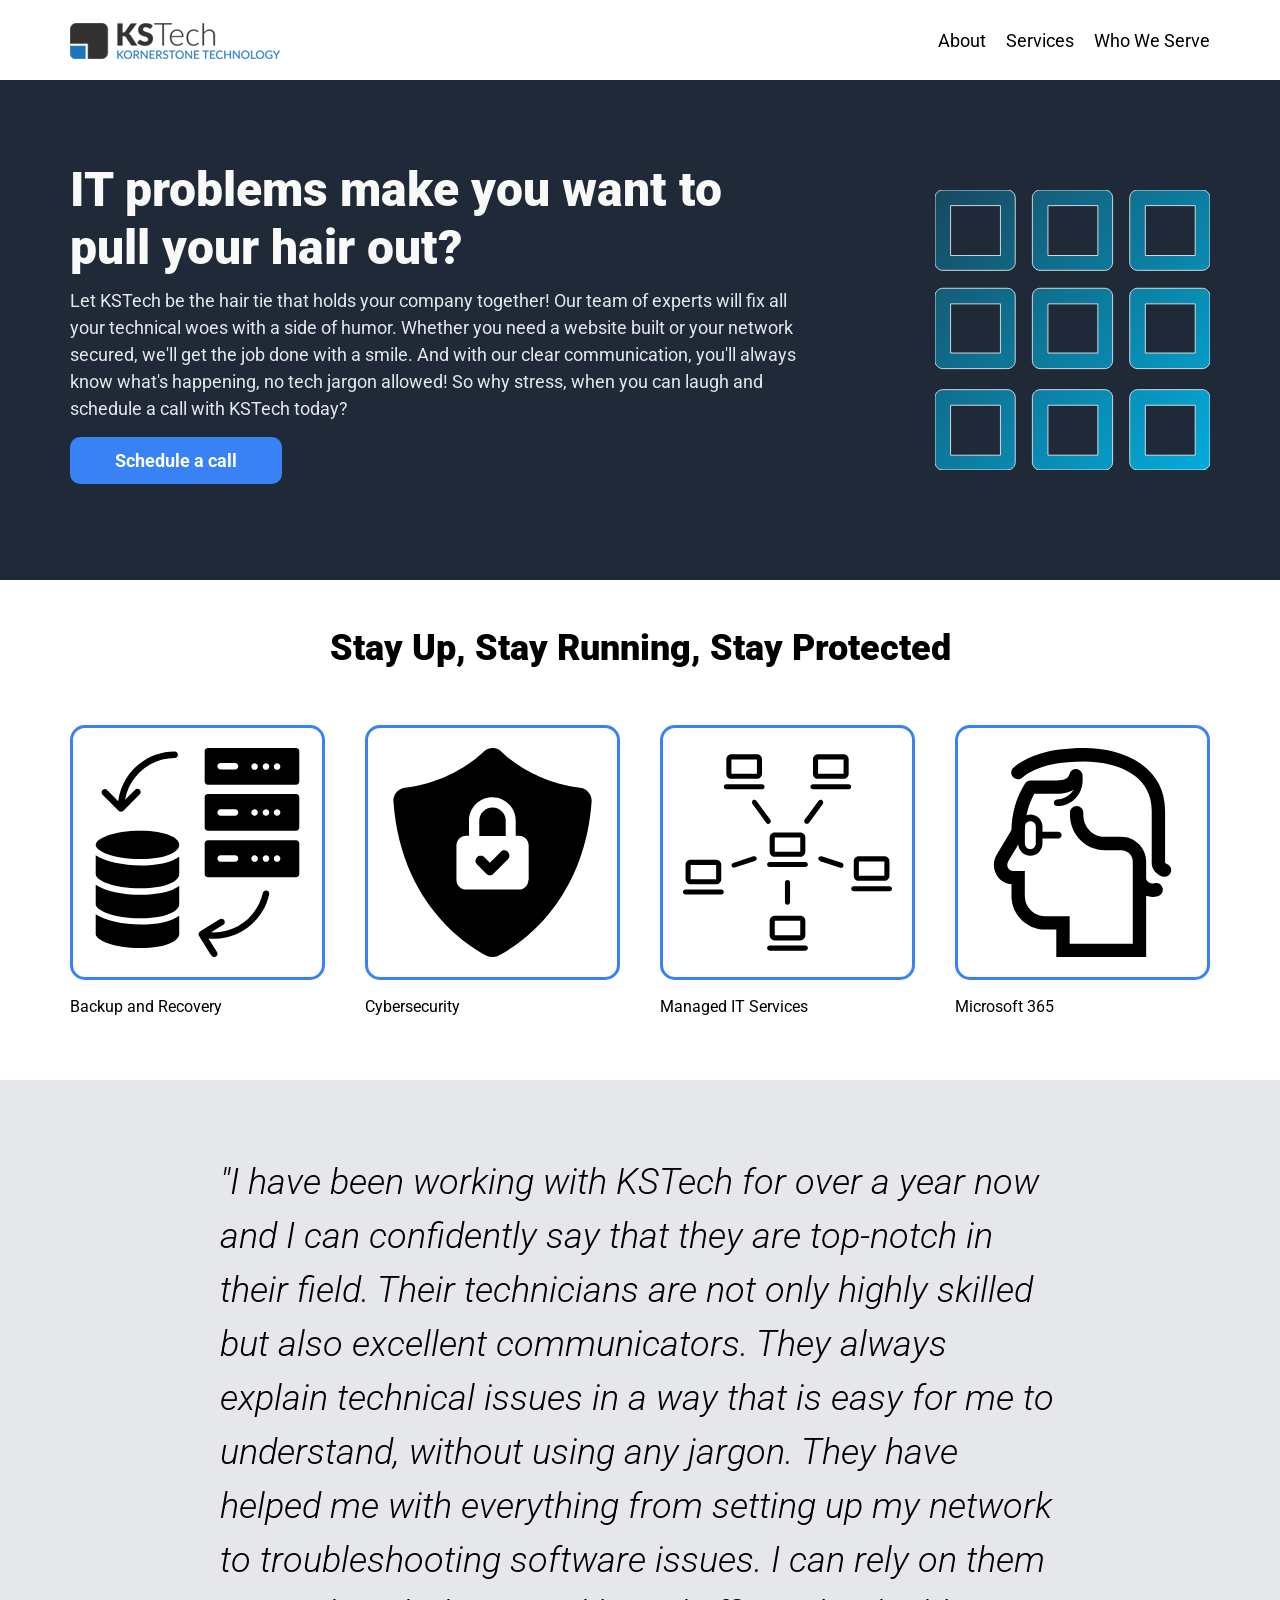
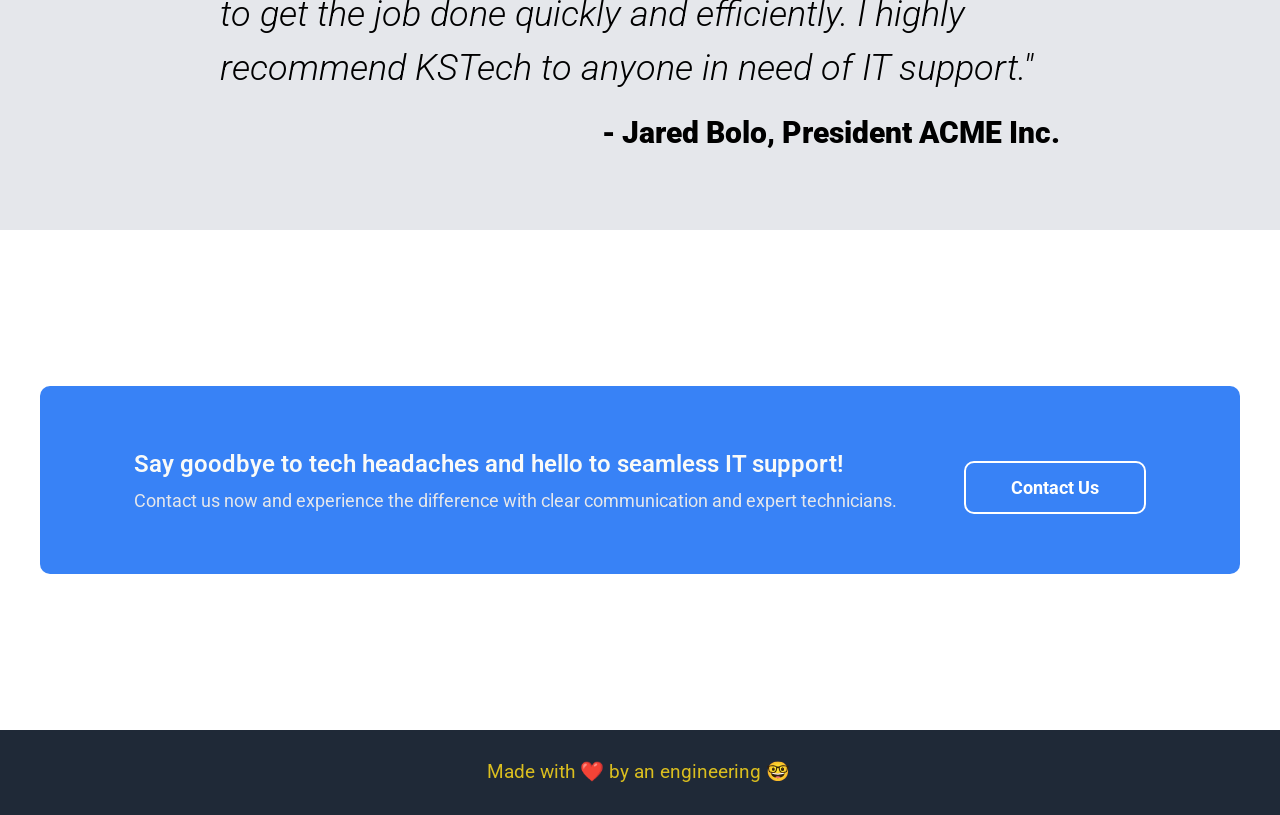
<file: Lab4/index.html>
<!DOCTYPE html>
<html lang="en">
<head>
    <meta charset="UTF-8">
    <meta http-equiv="X-UA-Compatible" content="IE=edge">
    <meta name="viewport" content="width=device-width, initial-scale=1.0">
    <title>KSTech</title>
    <link rel="stylesheet" href="styles.css">
</head>
<body>
    <nav class="navbar">
        <div class="container">
            <!-- <div class="logo">KSTech</div> -->
            <img src="kstech logo.png" alt="">
            <ul class="nav-links">
                <li class="link-one">
                    <a href="#">About</a>
                </li>
                <li class="link-two">
                    <a href="#">Services</a>
                </li>
                <li class="link-three">
                    <a href="#">Who We Serve</a>
                </li>
            </ul>
        </div>
    </nav>
    <section class="hero">
        <div class="container">
            <div class="hero-text-container">
                <h2 class="hero-main-text">IT problems make you want to pull your hair out?</h2>
                <p class="here-secondary-text">Let KSTech be the hair tie that holds your company together! Our team of experts 
                    will fix all your technical woes with a side of humor. Whether you need a website built or your network secured, 
                    we'll get the job done with a smile. And with our clear communication, you'll always know what's happening, no 
                    tech jargon allowed! So why stress, when you can laugh and schedule a call with KSTech today?
                <button class="hero-button">Schedule a call</button>
            </div>
            <img src="gridsmalldark.svg" alt="" class="hero-image">
        </div>
    </section>
    <section class="info">
        <div class="container">
            <h3 class="info-header">Stay Up, Stay Running, Stay Protected</h3>
            <div class="boxes">
                <div class="box">
                    <img src="noun-data-backup.svg" alt="" class="box-image1">
                    <p class="box-text">Backup and Recovery</p>
                </div>
                <div class="box">
                    <img src="noun-secure.svg" alt="" class="box-image2">
                    <p class="box-text">Cybersecurity</p>
                </div>
                <div class="box">
                    <img src="noun-internet.svg" alt="" class="box-image3">
                    <p class="box-text">Managed IT Services</p>
                </div>
                <div class="box">
                    <img src="noun-bill-gates.svg" alt="" class="box-image4">
                    <p class="box-text">Microsoft 365</p>
                </div>
            </div>
        </div>
    </section>
    <section class="quote">
        <div class="container">
            <h3 class="quote-text">"I have been working with KSTech for over a year now and I can confidently 
                say that they are top-notch in their field. Their technicians are not only highly skilled but also 
                excellent communicators. They always explain technical issues in a way that is easy for me to understand, 
                without using any jargon. They have helped me with everything from setting up my network to troubleshooting 
                software issues. I can rely on them to get the job done quickly and efficiently. I highly recommend KSTech to anyone in need of IT support."</h3>
            <p class="quote-attribution">- Jared Bolo, President ACME Inc.</p>
        </div>
    </section>
    <section class="CTA">
        <div class="container">
            <div class="container-text">
                <h4 class="CTA-main-text">Say goodbye to tech headaches and hello to seamless IT support!</h4>
                <p class="CTA-secondary-text">Contact us now and experience the difference with clear communication and expert technicians.</p>
            </div>
            <button class="CTA-button">Contact Us</button>
        </div>
    </section>
    <footer class="footer">
        <div class="container">
            <a href="https://github.com/jaredbradley243/" target="_blank" rel="noreferrer noopener">
                <p>Made with &#10084;&#65039; by an engineering <span class="nerd">🤓</span></p>
            </a>
        </div>
    </footer>
</body>
</html>
</file>
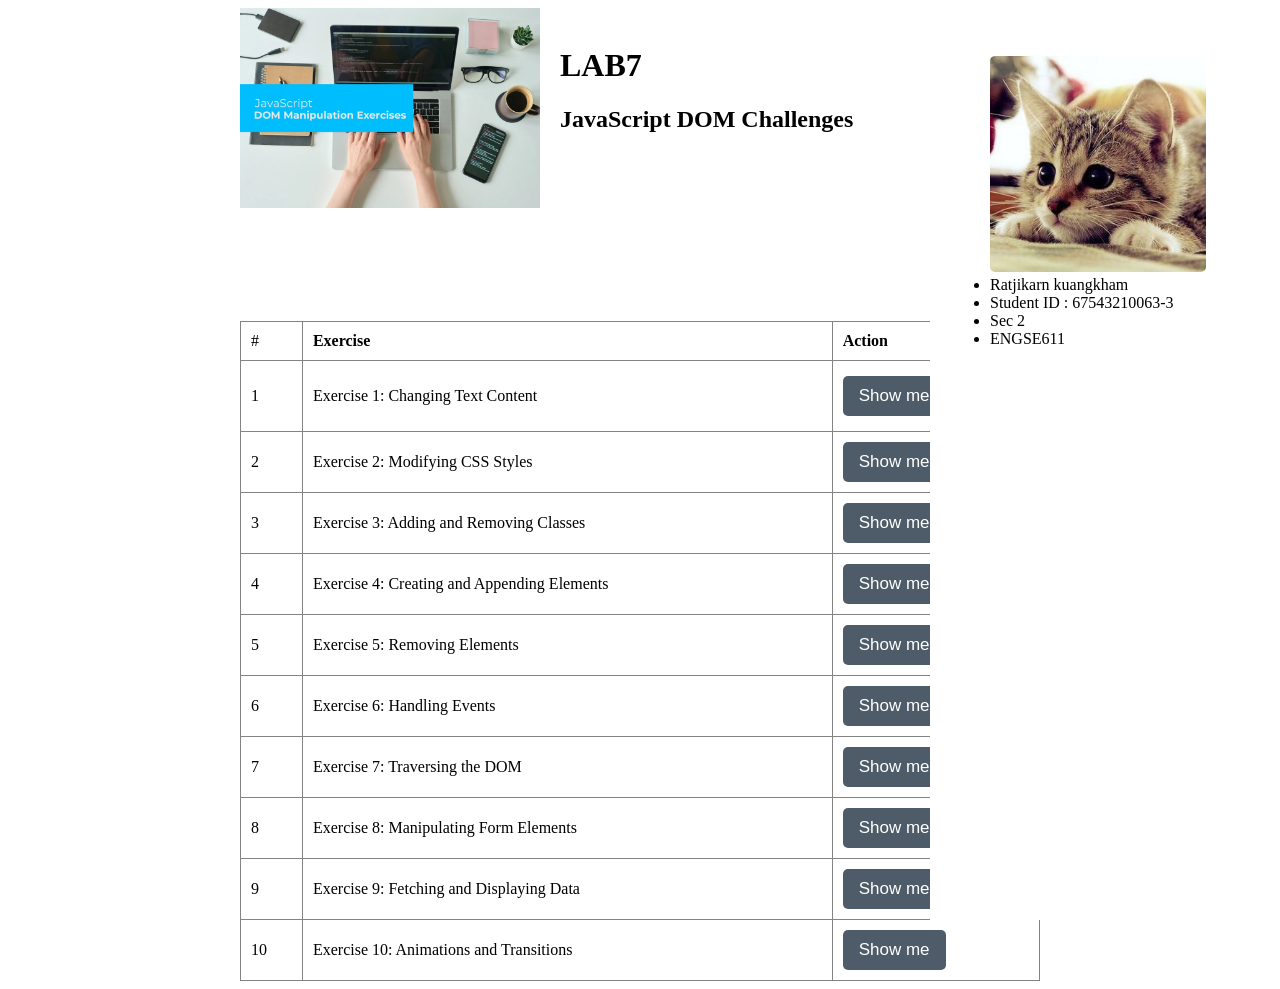
<file: Lab7/index.html>
<!DOCTYPE html>
<html lang="en">

<head>
    <meta charset="UTF-8">
    <meta http-equiv="X-UA-Compatible" content="IE=edge">
    <meta name="viewport" content="width=device-width, initial-scale=1.0">
    <link rel="stylesheet" href="style.css">
    <script src="script.js" defer></script>
    <title>LAB7</title>

</head>

<body>
    <div class ="sidebar">
        <nav>
            <ul>
                <img src="cat.jpg" class ="image" id="zoom" >
                <br>
                <li style="font-family:verdana;">Ratjikarn kuangkham</li>
                <li style="font-family:verdana;">Student ID : 67543210063-3</li>
                <li style="font-family:verdana;">Sec 2</li>
                <li style="font-family:verdana;">ENGSE611</li>
            </ul>
        </nav>
<br>
<br>
    </div>
    <div class="container">
        <img class="" src="DOM.webp" alt="JavaScript DOM Manipulation Exercise" width="300" align="left" style="margin-right: 20px;">
        <br>

        <h1 style="font-family:verdana;">LAB7 </h1>
        <h2 style="font-family:verdana;">JavaScript DOM Challenges</h2>
        </br>

        <table class ="table-show">
        <tr>
            <td>#</td>
            <td><b>Exercise</b></td>
            <td><b>Action</b></td>
        </tr>
        <tr>
            <td style="font-family:verdana;">1</td>
            <td style="font-family:verdana;"><p>Exercise 1: Changing Text Content</p></td>
            <td><button>Show me</button></td>
        </tr>
        <tr>
            <td style="font-family:verdana;">2</td>
            <td style="font-family:verdana;">Exercise 2: Modifying CSS Styles</td>
            <td><button>Show me</button></td>
        </tr>
        <tr>
            <td style="font-family:verdana;">3</td>
            <td style="font-family:verdana;">Exercise 3: Adding and Removing Classes</td>
            <td><button>Show me</button></td>
        </tr>
        <tr>
            <td style="font-family:verdana;">4</td>
            <td style="font-family:verdana;">Exercise 4: Creating and Appending Elements</td>
            <td><button>Show me</button></td>
        </tr>
        <tr>
            <td style="font-family:verdana;">5</td>
            <td style="font-family:verdana;">Exercise 5: Removing Elements</td>
            <td><button>Show me</button></td>
        </tr>
        <tr>
            <td style="font-family:verdana;">6</td>
            <td style="font-family:verdana;">Exercise 6: Handling Events</td>
            <td><button>Show me</button></td>
        </tr>
        <tr>
            <td style="font-family:verdana;">7</td>
            <td style="font-family:verdana;">Exercise 7: Traversing the DOM</td>
            <td><button>Show me</button></td>
        </tr>
        <tr>
            <td style="font-family:verdana;">8</td>
            <td style="font-family:verdana;">Exercise 8: Manipulating Form Elements</td>
            <td><button>Show me</button></td>
        </tr>
        <tr>
            <td style="font-family:verdana;">9</td>
            <td style="font-family:verdana;">Exercise 9: Fetching and Displaying Data</td>
            <td><button>Show me</button></td>
        </tr>
        <tr>
            <td style="font-family:verdana;">10</td>
            <td style="font-family:verdana;">Exercise 10: Animations and Transitions</td>
            <td><button>Show me</button></td>
        </tr>
    </table>
    </div>
</body>
</html>
</file>
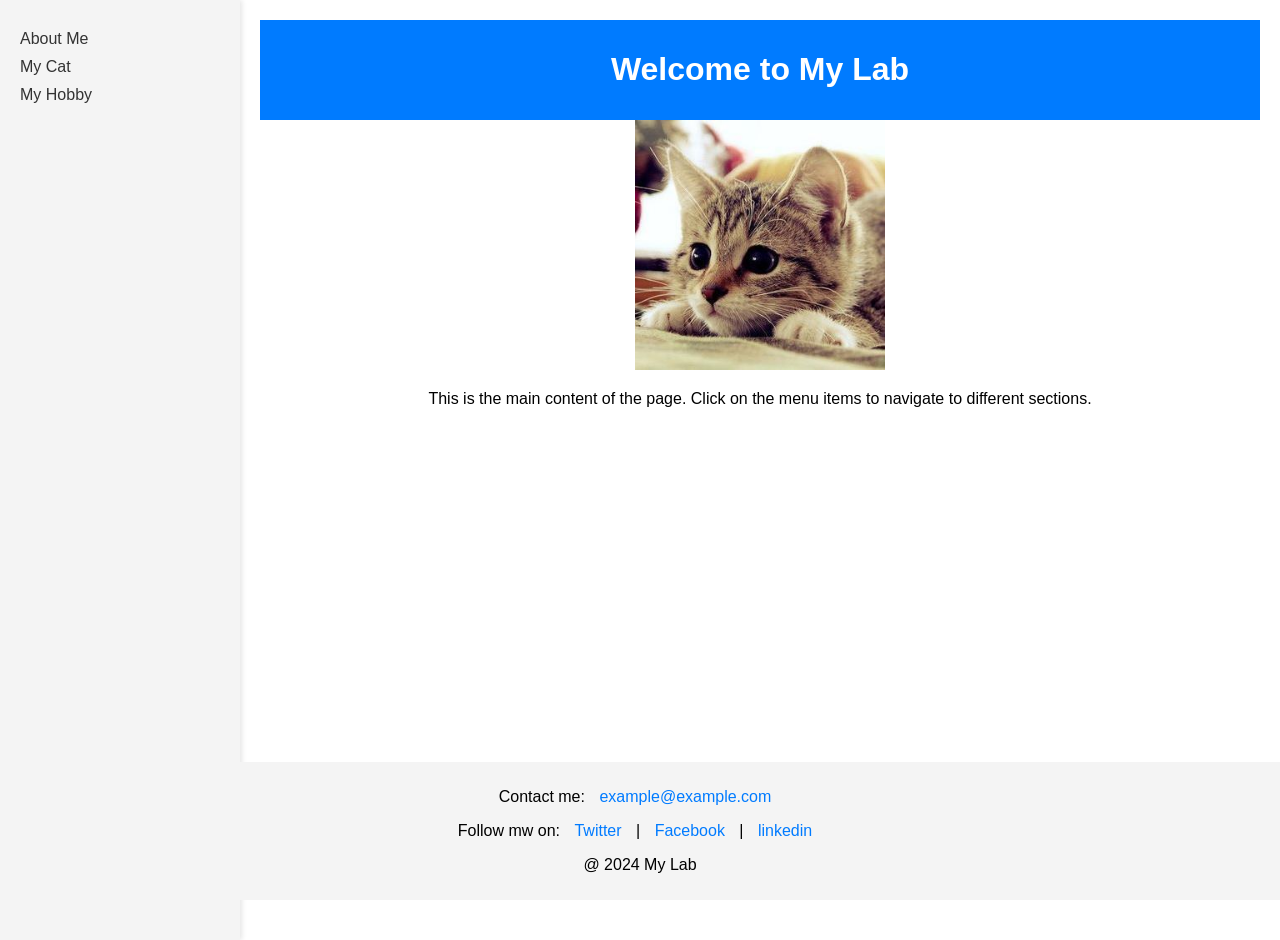
<file: Lab3/part2/index.html>
<!DOCTYPE html>
<html lang="en">
<head>
    <meta charset="UTF-8">
    <meta name="viewport" content="width=device-width, initial-scale=1.0">
    <title>HTML Basic Lab</title>
    <style>
        body {
            font-family: Arial, sans-serif;
            margin: 0;
            display: flex;
        }
        nav {
            width: 200px;
            background-color: #f4f4f4;
            padding: 20px;
            box-shadow: 2px 0 5px rgba(0,0,0,0.1);
            height: 100vh;
        }
        nav a {
            display: block;
            color: #333;
            text-decoration: none;
            margin: 10px 0;
        }
        nav a:hover {
            color: #007BFF;
        }
        main {
            flex: 1;
            padding: 20px;
        }
        header {
            text-align: center;
            padding: 10px 0;
            background-color: #007BFF;
            color: white;
        }
        footer {
            text-align: center;
            padding: 10px 0;
            background-color: #f4f4f4;
            position: fixed;
            bottom: 0;
            width: 100%;
        }
        footer a {
            color: #007BFF;
            text-decoration: none;
            margin: 0 10px;
        }
    </style>
</head>
<body>
    <nav>

        <a href="about.html">About Me</a>
        <a href="mycat.html">My Cat</a>
        <a href="hobby.html">My Hobby</a>

    </nav>
    
    <main>
        <!-- main here -->

        <header>
            <h1>Welcome to My Lab</h1>
        </header>
        <div align="center">
            <img src="cat.jpg" alt="photo of a cat" width=25%>
            <p>This is the main content of the page. Click on the menu items to navigate to different sections.</p>
        </div>
    </main>
    <footer>

       <!-- footer here -->
        <p>Contact me: <a href="mailto:example@example.com">example@example.com</a></p>
        <p>Follow mw on: <a href="#">Twitter</a> | <a href="#">Facebook</a> | <a href="#">linkedin</a></p>
        <p>@ 2024 My Lab</p>

    </footer>
</body>
</html>
</file>
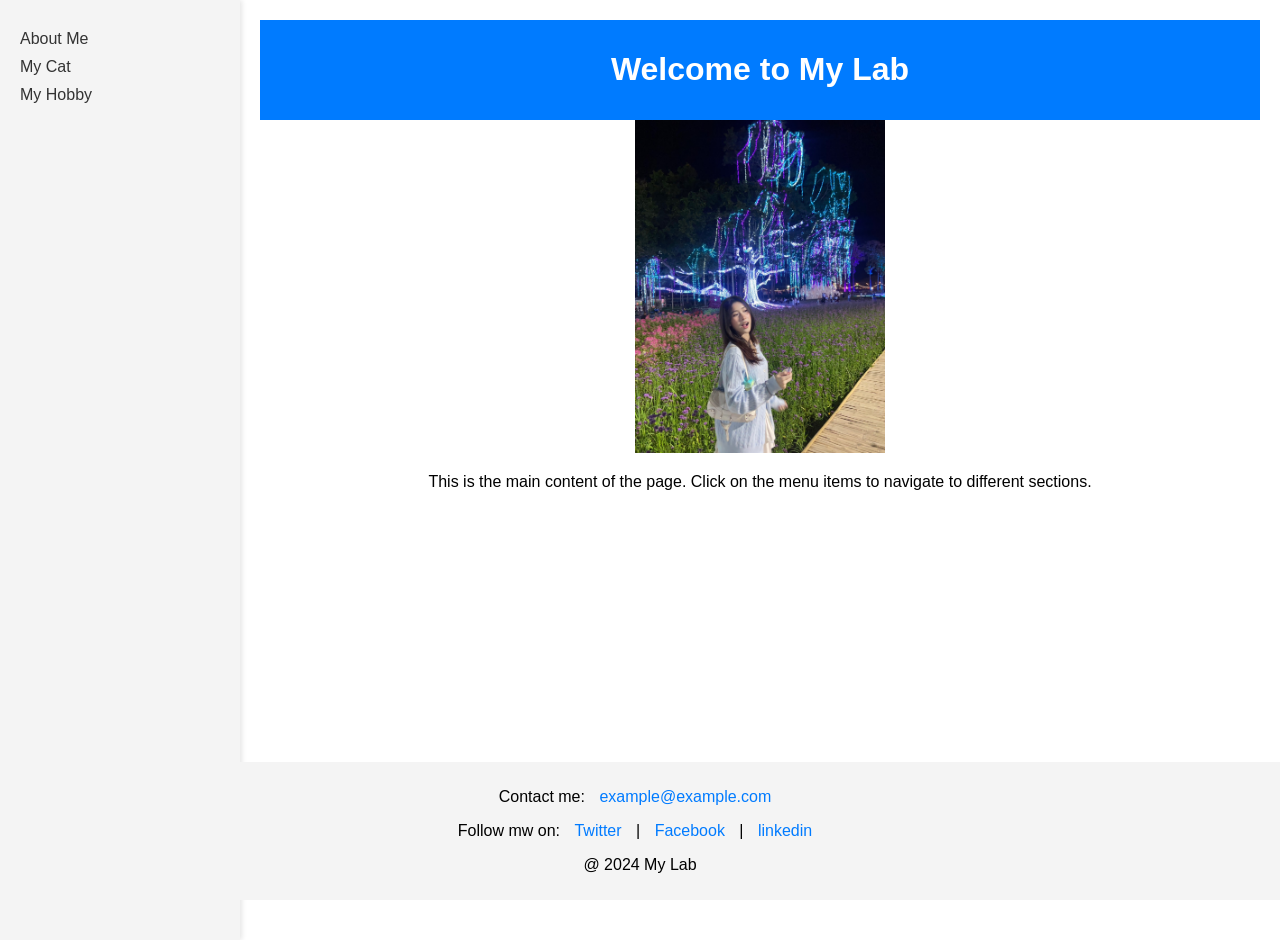
<file: Lab3/part3/index.html>
<!DOCTYPE html>
<html lang="en">
<head>
    <meta charset="UTF-8">
    <meta name="viewport" content="width=device-width, initial-scale=1.0">
    <title>HTML Basic Lab</title>
    <style>
        body {
            font-family: Arial, sans-serif;
            margin: 0;
            display: flex;
        }
        nav {
            width: 200px;
            background-color: #f4f4f4;
            padding: 20px;
            box-shadow: 2px 0 5px rgba(0,0,0,0.1);
            height: 100vh;
        }
        nav a {
            display: block;
            color: #333;
            text-decoration: none;
            margin: 10px 0;
        }
        nav a:hover {
            color: #007BFF;
        }
        main {
            flex: 1;
            padding: 20px;
        }
        header {
            text-align: center;
            padding: 10px 0;
            background-color: #007BFF;
            color: white;
        }
        footer {
            text-align: center;
            padding: 10px 0;
            background-color: #f4f4f4;
            position: fixed;
            bottom: 0;
            width: 100%;
        }
        footer a {
            color: #007BFF;
            text-decoration: none;
            margin: 0 10px;
        }
    </style>
</head>
<body>
    <nav>

        <a href="about.html">About Me</a>
        <a href="mycat.html">My Cat</a>
        <a href="hobby.html">My Hobby</a>

    </nav>
    
    <main>
        <!-- main here -->

        <header>
            <h1>Welcome to My Lab</h1>
        </header>
        <div align="center">
            <img src="me.jpg" alt="photo of a cat" width=25%>
            <p>This is the main content of the page. Click on the menu items to navigate to different sections.</p>
        </div>
    </main>
    <footer>

       <!-- footer here -->
        <p>Contact me: <a href="mailto:example@example.com">example@example.com</a></p>
        <p>Follow mw on: <a href="#">Twitter</a> | <a href="#">Facebook</a> | <a href="#">linkedin</a></p>
        <p>@ 2024 My Lab</p>

    </footer>
</body>
</html>
</file>
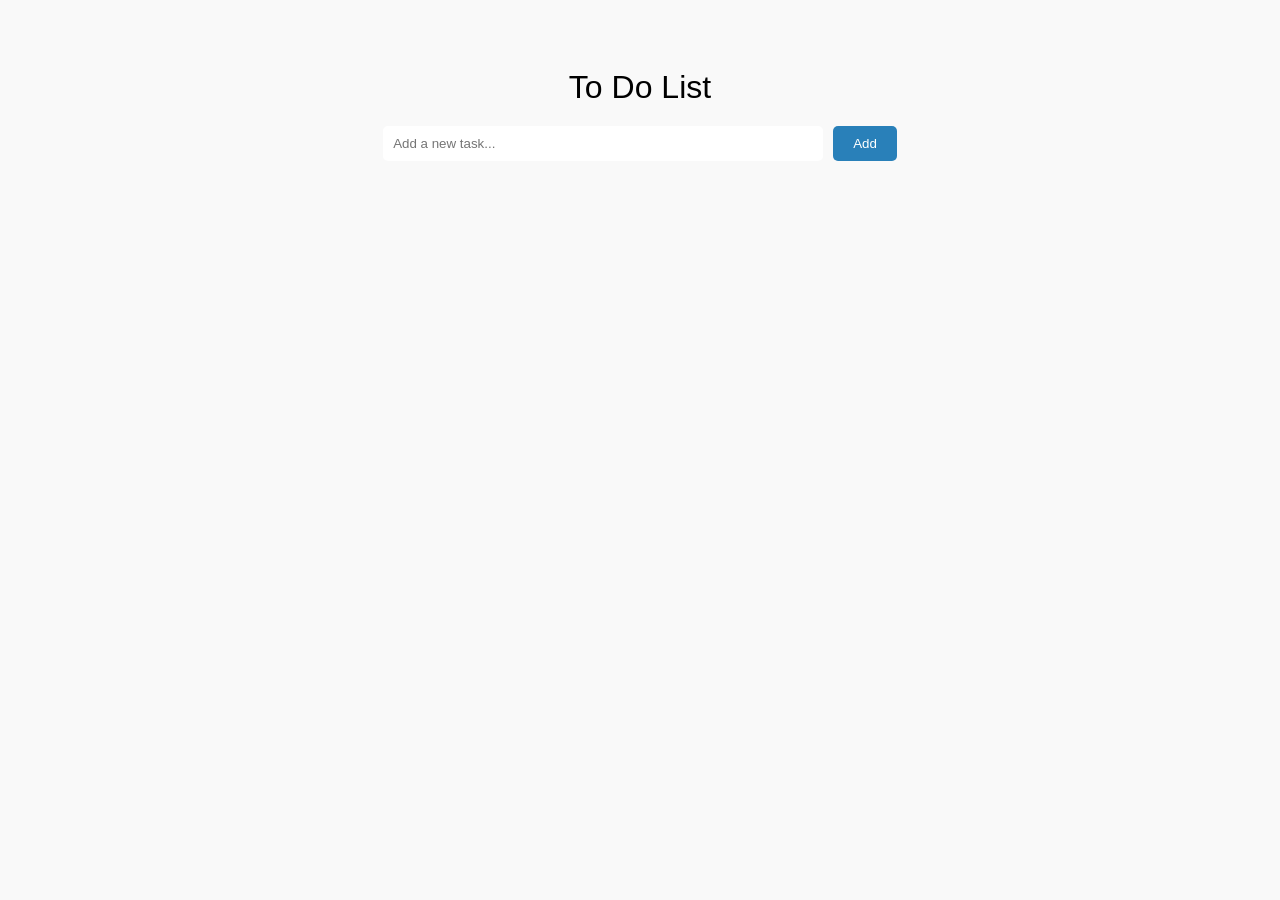
<file: lab6/todolist/index.html>
<!DOCTYPE html>
<html>
  <head>
    <meta charset="UTF-8" />
    <link rel="stylesheet" href="style.css" />
    <script src="script.js" defer></script>
    <title>Todo List of LAB6</title>
  </head>
  <body>
    <div class="container">
      <h1>To Do List</h1>
      <form>
        <input type="text" id="todo-input" placeholder="Add a new task..." />
        <button type="submit" id="add-button">Add</button>
      </form>
      <ul id="todo-list"></ul>
    </div>
  </body>
</html>
</file>
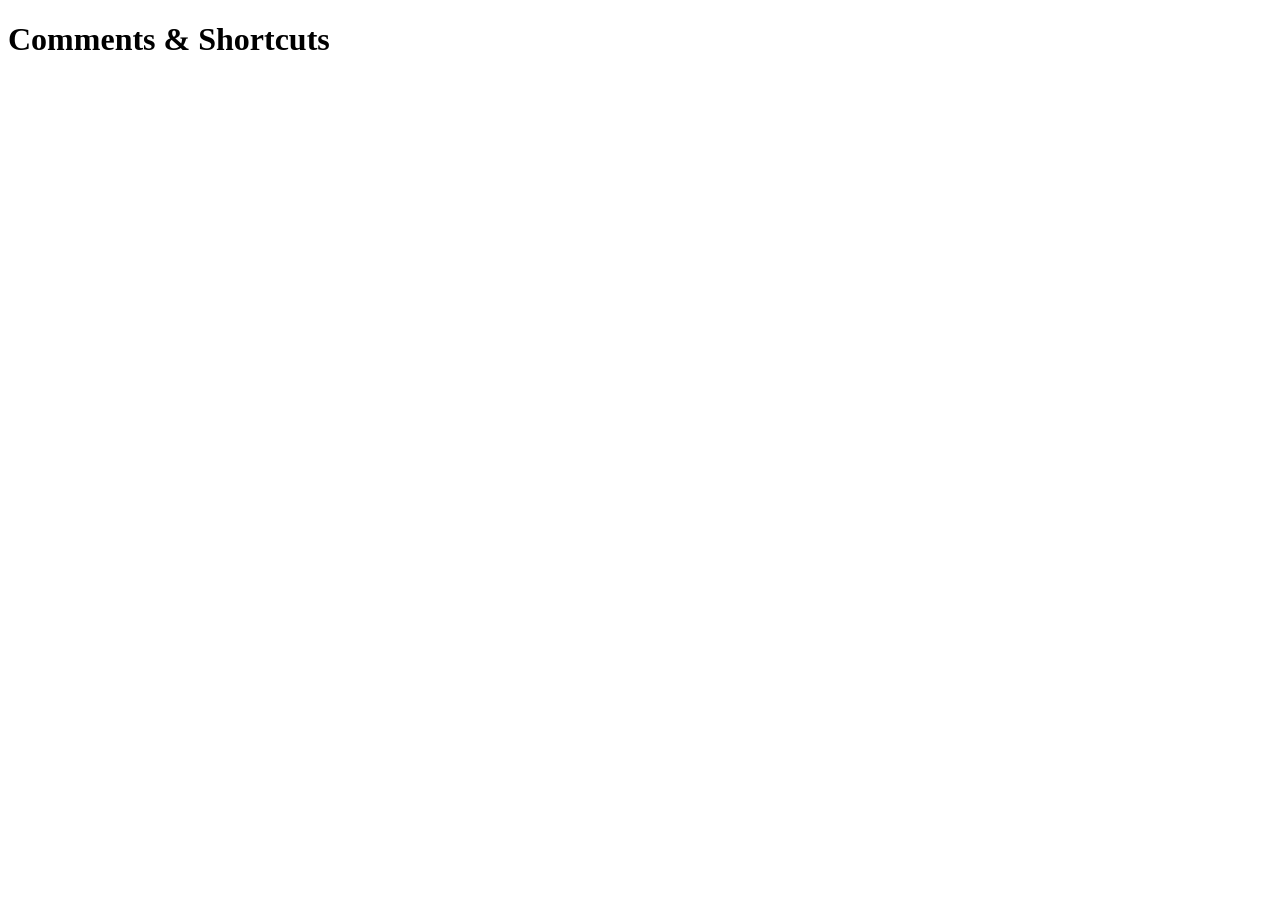
<file: lab5/01-variables-data-types/02-comments-shortcuts/index.html>
<!DOCTYPE html>
<html lang="en">
  <head>
    <meta charset="UTF-8" />
    <meta http-equiv="X-UA-Compatible" content="IE=edge" />
    <meta name="viewport" content="width=device-width, initial-scale=1.0" />
    <title>Comments & Shortcuts</title>
  </head>
  <body>
    <h1>Comments & Shortcuts</h1>

    <script src="script.js"></script>
  </body>
</html>
</file>
<file: Lab4/styles.css>
@import url('https://fonts.googleapis.com/css2?family=Roboto:ital,wght@0,300;0,400;0,500;0,700;0,900;1,100;1,300;1,400;1,500;1,700;1,900&display=swap');
@import url('https://fonts.googleapis.com/css2?family=Noto+Color+Emoji&family=Noto+Emoji&display=swap');

:root{
    --darkblue: #1F2937;
    --secondarytxt-size: 18px;
    --secondarytxt-color: #E5E7EB;
    /* Button and CTA background color */
    --accent-color: #3882F6;
    /* Quote BG Color */
    --quoteBG: #E5E7EB;
    /* Hero Height */
    --sectionheight: 500px;
    /* Logo Text & Hero Title Color */
    --logo-hero-color: #F9FAF8;
}

* {
    font-family: 'Roboto', sans-serif;
    box-sizing: border-box;
    margin: 0;
    padding: 0;
    line-height: 1.5;
  }

body{
    min-height: 100vh;
    display: flex;
    flex-direction: column;
}

h2{
    font-size: 48px;
    font-weight: 900;
}

h3{
    font-size: 36px;
    font-weight: 900;
}

nav{
    background-color: white;
    height: 80px;
}

.container{
    max-width: 1200px;
    margin: 0 auto;
    padding: 0 30px;
}

.navbar .container{
    display: flex;
    justify-content: space-between;
    align-items: center;
    min-height: 100%;
}

.navbar .img{
    height: 80px;
}

.navbar .logo{
    font-size: 24px;
    color: var(--logo-hero-color);
}

.navbar ul{
    display: flex;
    gap: 20px;
    font-size: var(--secondarytxt-size);
    list-style: none;
}

.navbar ul a{
    color: black;
    text-decoration: none;
}

.hero{
    display: flex;
    min-height: var(--sectionheight);
    background-color: var(--darkblue);
}

.hero .container{
    display: flex;
    justify-content: space-between;
    align-items: center;
    width: 100%;
}

.hero h2{
    line-height: 1.2;
    color: var(--logo-hero-color);
}

.hero p{
    margin-top: 10px;
    margin-bottom: 15px;
    color: var(--secondarytxt-color);
    font-size: var(--secondarytxt-size);
}

.hero .hero-bold-text{
    font-weight: bold;
    color: var(--accent-color);
}

.hero img{
    max-width: 400px;
    padding: 0px 0px 0px 125px;
}

.hero .hero-button{
    display: block;
    padding: 10px 45px;
    background-color: var(--accent-color);
    border-radius: 10px;
    font-size: var(--secondarytxt-size);
    color: #fff;
    font-weight: 700;
    border: none;
    margin-top: 15px;
}

.hero .hero-button:hover{
    background-color: #3374dd;
    cursor: pointer;
}

.info{
    height: var(--sectionheight);
}

.info .container{
    display: flex;
    flex-direction: column;
    align-items: center;
    gap: 50px;
    min-height: 100%;
    justify-content: center;
}

.info .info-header{
    margin-top: 40px;
    text-align: center;
}

.info .boxes{
    display: flex;
    gap: 40px;
    flex-wrap: wrap;
    margin-bottom: 60px;
    justify-content: space-between;
    align-items: center;
    min-width: 100%;
}

.info .box{
    flex: 1 1 135px;
}

.info img{
    border: #3882F6;
    border-style: solid;
    border-radius: 15px;
    padding: 20px;
    aspect-ratio: 1 / 1;
}

.info .box h3{
    color: var(--darkblue);
}

.info .box p{
    margin-top: 8px;
    white-space: nowrap;
}

.quote{
    display: flex;
    align-items: center;
    justify-content: center;
    height: var(--sectionheight);
    background-color: #E5E7EB;
    flex: 1;
    padding: 75px;
}

.quote .container{
    display: flex;
    flex-direction: column;
    align-items: flex-end;
    justify-content: center;
    min-height: 100%;
    max-width: 900px;
}

.quote h3{
    font-family: 'Roboto', sans-serif;
    font-style:italic;
    font-weight: 300;
}

.quote .quote-attribution{
    font-size: 30px;
    font-weight: 900;
    margin-top: 15px;
}

.CTA{
    height: var(--sectionheight);
    display: flex;
    align-items: center;
    justify-content: center;
}

.CTA .container{
    display: flex;
    background-color: var(--accent-color);
    padding: 60px;
    border-radius: 10px;
    justify-content: space-around;
    width: 100%;
}

.CTA .CTA-main-text{
    font-size: 24px;
    color: var(--logo-hero-color);
    font-weight: 600;
}

.CTA .CTA-secondary-text{
    margin-top: 5px;
    font-size: var(--secondarytxt-size);
    color: var(--secondarytxt-color);
    
}

.CTA .CTA-button{
    padding: 10px 45px;
    background-color: var(--accent-color);
    border-radius: 10px;
    font-size: var(--secondarytxt-size);
    color: #fff;
    font-weight: 700;
    border: solid 2px;
    margin-top: 15px;
    flex-shrink: 0;
}

.CTA .CTA-button:hover{
    background-color: #3374dd;
    cursor: pointer;
}

.footer{
    height: 85px;
    background-color: var(--darkblue);
    margin-top: auto;
}

.footer .container{
    display: flex;
    justify-content: center;
    align-items: center;
    min-height: 100%;
}

.footer a{
    color: #DABE1F;
    padding-right: 3px;
    text-decoration: none;
    font-size: 1.2rem;
}

.nerd{
    font-family: 'Noto Color Emoji', sans-serif;
}


@media(max-width: 768px){

    .navbar{
        height: 120px;
    }

    .navbar .container{
        display: block;
    }

    .navbar .logo{
        padding-top: 10px;
        margin-bottom: 10px;
    }

    .hero .container{
        flex-direction: column;
        padding-top: 20px;
        text-align: center;
    }

    .hero .hero-text-container{
        margin-bottom: 60px;
    }

    .hero .container img{
        padding: 62.5px 62.5px 62.5px 62.5px;
        display: none;
    }

    .hero .hero-button{
        margin: 35px auto 0px auto;
    }

    .hero h2{
        text-align: left;
    }

    .hero p{
        text-align: left;
    }

    .info .box p{
        white-space: inherit;
    }

    .quote{
        padding: 0px;
    }

    .quote h3{
        font-size: 20px;
        margin-top: 60px;
        font-weight: 400;
    }

    .quote .quote-attribution{
        font-size: 20px;
        margin-bottom: 60px;
    }

    .CTA{
        align-items: flex-start;
    }

    .CTA .container{
        flex-direction: column;
        min-height: 100%;
        border-radius: 0;
    }

    .footer .container a{
        font-size: 0.93rem;
    }
}
</file>
<file: Lab7/style.css>
.h1{
    margin-left: 60px;
}

.container {
    max-width: 800px;
    margin: auto;
}

.table-show {
    width: 100%;
    border-collapse: collapse;
    margin-top: 150px;
}

.table-show th, .table-show td {
    border: 1px solid #838383;
    padding: 10px;
    text-align: left;
}
.sidebar {
    position: fixed;
    right: 0;
    top: 0;
    width: 350px;
    height: 100vh; 
    background-color: white;
    color: black;
    padding-top: 20px;
    text-align: left;
}

.sidebar nav {
    display: flex;
    flex-direction: column;
    gap: 10px;
    padding: 20px;
}
.image {
    width: 80%; 
    cursor: pointer;
    transition: all 0.3s ease-in-out;
    border-radius: 5px;
}

.image.azoom {
    width: 100%; 
}

.table-show button {
    background-color: #4e5b68; 
    color: white; 
    border: none; 
    padding: 10px 16px; 
    font-size: 17px; 
    cursor: pointer; 
    border-radius: 5px; 
    transition: background-color 0.3s; 
}


.table-show button:hover {
    background-color: #ef0000; 
}
</file>
<file: lab6/todolist/style.css>
body {
    background-color: #f9f9f9;
    font-family: 'Roboto', sans-serif;
  }
  
  .container {
    max-width: 600px;
    margin: 0 auto;
    padding: 40px;
  }
  
  h1 {
    text-align: center;
    font-weight: 400;
    margin-bottom: 20px;
  }
  
  form {
    display: flex;
    justify-content: center;
    margin-bottom: 30px;
  }
  
  input[type="text"] {
    border: none;
    border-radius: 5px;
    padding: 10px;
    width: 70%;
    margin-right: 10px;
  }
  
  button[type="submit"] {
    background-color: #2980b9;
    color: #fff;
    border: none;
    border-radius: 5px;
    padding: 10px 20px;
    cursor: pointer;
    transition: background-color 0.3s ease-in-out;
  }
  
  button[type="submit"]:hover {
    background-color: #3498db;
  }
  
  ul {
    list-style-type: none;
    padding: 0;
  }
  
  li {
    display: flex;
    align-items: center;
    justify-content: space-between;
    background-color: #fff;
    border-radius: 5px;
    padding: 10px 20px;
    margin-bottom: 10px;
  }
  
  li span {
    flex-grow: 1;
    margin-right: 10px;
  }
  
  li button {
    background-color: #e74c3c;
    color: #fff;
    border: none;
    border-radius: 5px;
    padding: 5px 10px;
    cursor: pointer;
    transition: background-color 0.3s ease-in-out;
  }
  
  li button:hover {
    background-color: #c0392b;
  }
  
  li.completed {
    background-color: #ecf0f1;
  }
</file>
